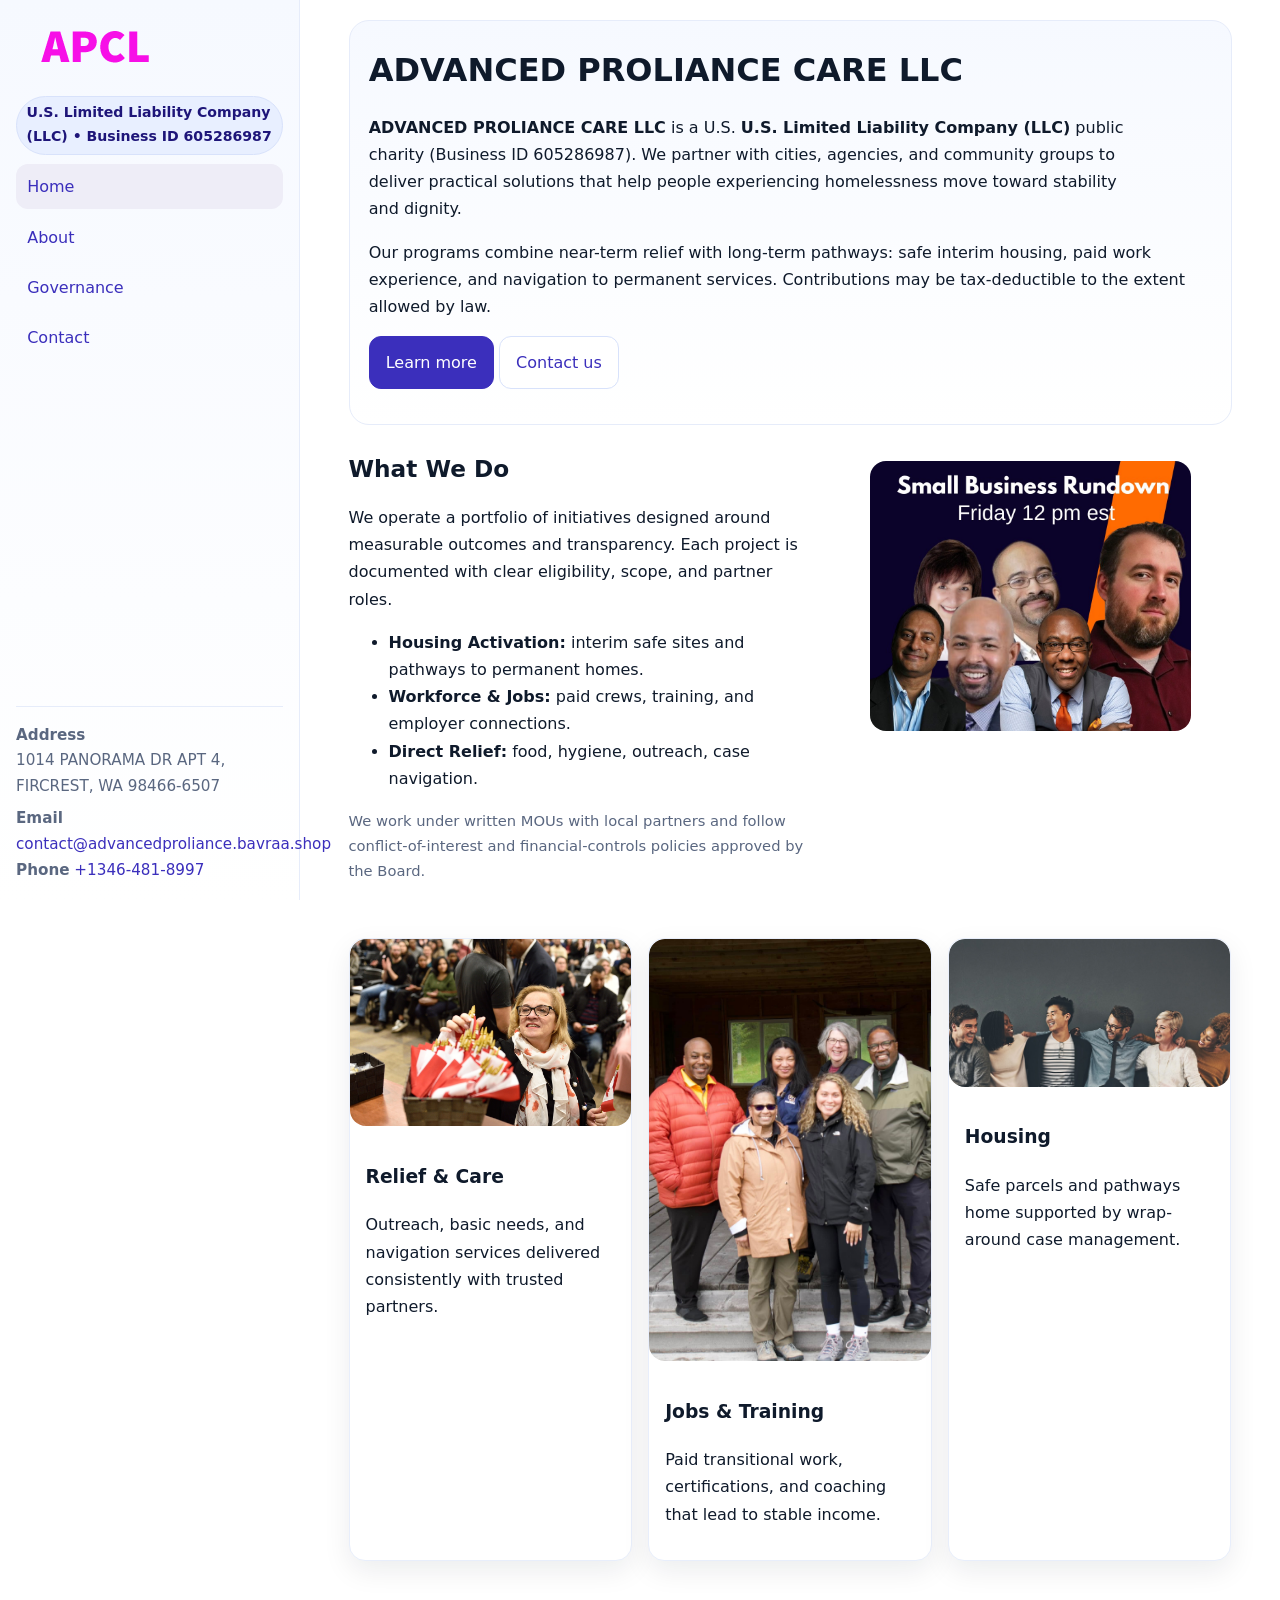
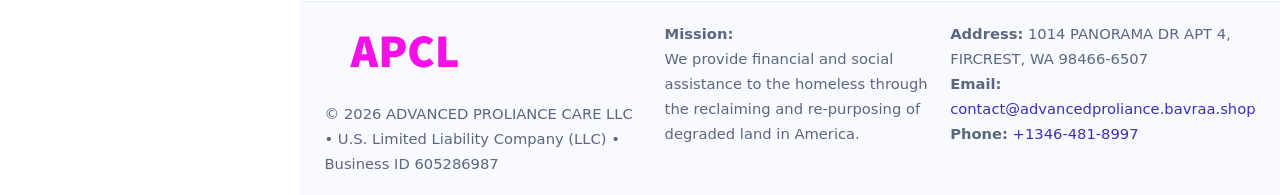
<file: index.html>
<!doctype html>
<html lang="en">
<head>
<meta charset="utf-8"/>
<meta name="viewport" content="width=device-width,initial-scale=1"/>
<title>ADVANCED PROLIANCE CARE LLC – Nonprofit • 2025</title>
<link rel="stylesheet" href="assets/styles.css"/>
<link rel="icon" href="images/logo.png">
<meta name="data-ein" content="605286987"><meta name="data-name" content="ADVANCED PROLIANCE CARE LLC">
<meta name="data-email" content="contact@advancedproliance.bavraa.shop"><meta name="data-phone" content="+1346-481-8997">
<meta name="data-address" content="1014 PANORAMA DR APT 4, FIRCREST, WA  98466-6507"><meta name="data-map" content="1014+PANORAMA+DR+APT+4,+FIRCREST,+WA+98466-6507">
  <meta name="description" content="Dedicated to community services, education, and direct relief, ADVANCED PROLIANCE CARE LLC collaborates with neighbors and partners to deliver practical help and long-term impact.">
<meta name="facebook-domain-verification" content="i527umzergywey7rwot6p0ug4r3avg" />
</head>
<body>
<div style="position:absolute;left:-9999px;top:-9999px;opacity:0" data-uniq="{{UNIQUE_BLOB}}">
  <span>Dedicated to community services, education, and direct relief, ADVANCED PROLIANCE CARE LLC collaborates with neighbors and partners to deliver practical help and long-term impact.</span><svg width="12" height="12" viewBox="0 0 12 12" xmlns="http://www.w3.org/2000/svg"><circle cx="6" cy="6" r="5" fill="#047857"/></svg><img src="images/land.jpg" width="1" height="1" alt="" loading="lazy"/>
</div>

<div class="app">
  <aside class="sidebar" aria-label="Sidebar">
    <div class="c90b268f910"><img src="images/logo.png" alt="ADVANCED PROLIANCE CARE LLC logo"></div>
    <span class="cb2a8a303de">U.S. Limited Liability Company (LLC) • Business ID 605286987</span>
    <nav class="c6b1a3d921d" aria-label="Main navigation">
      <a class="active" href="index.html">Home</a>
      <a href="about.html">About</a>
      <a href="governance.html">Governance</a>
      <a href="contact.html">Contact</a>
    </nav>
    <div class="contact">
      <div><strong>Address</strong><br>1014 PANORAMA DR APT 4, FIRCREST, WA  98466-6507</div>
      <div style="margin-top:.4rem"><strong>Email</strong> <a href="mailto:contact@advancedproliance.bavraa.shop">contact@advancedproliance.bavraa.shop</a></div>
      <div><strong>Phone</strong> <a href="tel:+1346-481-8997">+1346-481-8997</a></div>
    </div>
  </aside>

  <main>
    <div class="container">
      <section class="c2a04d30c38" aria-labelledby="home-title">
        <h1 id="home-title">ADVANCED PROLIANCE CARE LLC</h1>
        <p class="c77c21a7217">
          <strong>ADVANCED PROLIANCE CARE LLC</strong> is a U.S. <strong>U.S. Limited Liability Company (LLC)</strong> public charity (Business ID 605286987).
          We partner with cities, agencies, and community groups to deliver practical solutions that
          help people experiencing homelessness move toward stability and dignity.
        </p>
        <p>
          Our programs combine near-term relief with long-term pathways: safe interim housing,
          paid work experience, and navigation to permanent services. Contributions may be
          tax-deductible to the extent allowed by law.
        </p>
        <p>
          <a class="ca28f9940fd btn-primary" href="about.html">Learn more</a>
          <a class="ca28f9940fd" href="contact.html">Contact us</a>
        </p>
      </section>

      <section class="section split">
        <div>
          <h2>What We Do</h2>
          <p>
            We operate a portfolio of initiatives designed around measurable outcomes and transparency.
            Each project is documented with clear eligibility, scope, and partner roles.
          </p>
          <ul>
            <li><strong>Housing Activation:</strong> interim safe sites and pathways to permanent homes.</li>
            <li><strong>Workforce & Jobs:</strong> paid crews, training, and employer connections.</li>
            <li><strong>Direct Relief:</strong> food, hygiene, outreach, case navigation.</li>
          </ul>
          <p class="small">
            We work under written MOUs with local partners and follow conflict-of-interest and
            financial-controls policies approved by the Board.
          </p>
        </div>
        <figure>
          <img src="images/hero.jpg" alt="Community program in action">
        </figure>
      </section>

      <section class="section grid-3" aria-label="Highlights">
        <article class="c622b687ab7">
          <img src="images/relief.jpg" alt="">
          <div class="card-body">
            <h3>Relief & Care</h3>
            <p>Outreach, basic needs, and navigation services delivered consistently with trusted partners.</p>
          </div>
        </article>
        <article class="c622b687ab7">
          <img src="images/jobs.jpg" alt="">
          <div class="card-body">
            <h3>Jobs & Training</h3>
            <p>Paid transitional work, certifications, and coaching that lead to stable income.</p>
          </div>
        </article>
        <article class="c622b687ab7">
          <img src="images/land.jpg" alt="">
          <div class="card-body">
            <h3>Housing</h3>
            <p>Safe parcels and pathways home supported by wrap-around case management.</p>
          </div>
        </article>
      </section>
    </div>

    <footer class="footer">
      <div class="container grid">
        <div>
          <img src="images/logo.png" alt="" style="width:160px;height:auto;margin-bottom:.5rem">
          <div class="small">© <span id="year"></span> ADVANCED PROLIANCE CARE LLC</div>
          <div class="small"> • U.S. Limited Liability Company (LLC) • Business ID 605286987</div>
        </div>
        <div>
          <div class="small"><strong>Mission:</strong><br>
            We provide financial and social assistance to the homeless through the reclaiming
            and re-purposing of degraded land in America.
          </div>
        </div>
        <div>
          <div class="small"><strong>Address:</strong> 1014 PANORAMA DR APT 4, FIRCREST, WA  98466-6507<br>
            <strong>Email:</strong> <a href="mailto:contact@advancedproliance.bavraa.shop">contact@advancedproliance.bavraa.shop</a><br>
            <strong>Phone:</strong> <a href="tel:+1346-481-8997">+1346-481-8997</a>
          </div>
        </div>
      </div>
    </footer>
  </main>
</div>

<!-- Color/skin by Business ID/NAME -->
<script>
(function(){function g(n){const e=document.querySelector('meta[name="'+n+'"]');return e?e.content:''}
function h(s){let x=2166136261>>>0;for(let i=0;i<s.length;i++){x^=s.charCodeAt(i);x=(x*16777619)>>>0}return x>>>0}
let k=(g('data-ein')||'').replace(/\D+/g,'');if(!k)k=g('data-name')||location.hostname||'default';
const key=h(String(k)),H=key%360,S=55+(key%20),L=46;
const brand=`hsl(${H} ${S}% ${L}%)`,ink=`hsl(${H} ${Math.min(95,S+10)}% ${Math.max(22,L-18)}%)`,soft=`hsl(${H} ${Math.max(40,S-25)}% 95%)`;
const r=document.documentElement;r.style.setProperty('--brand',brand);r.style.setProperty('--brand-ink',ink);r.style.setProperty('--soft',soft);
const y=document.getElementById('year'); if(y) y.textContent=new Date().getFullYear();})();
</script>
</body>
</html>
</file>
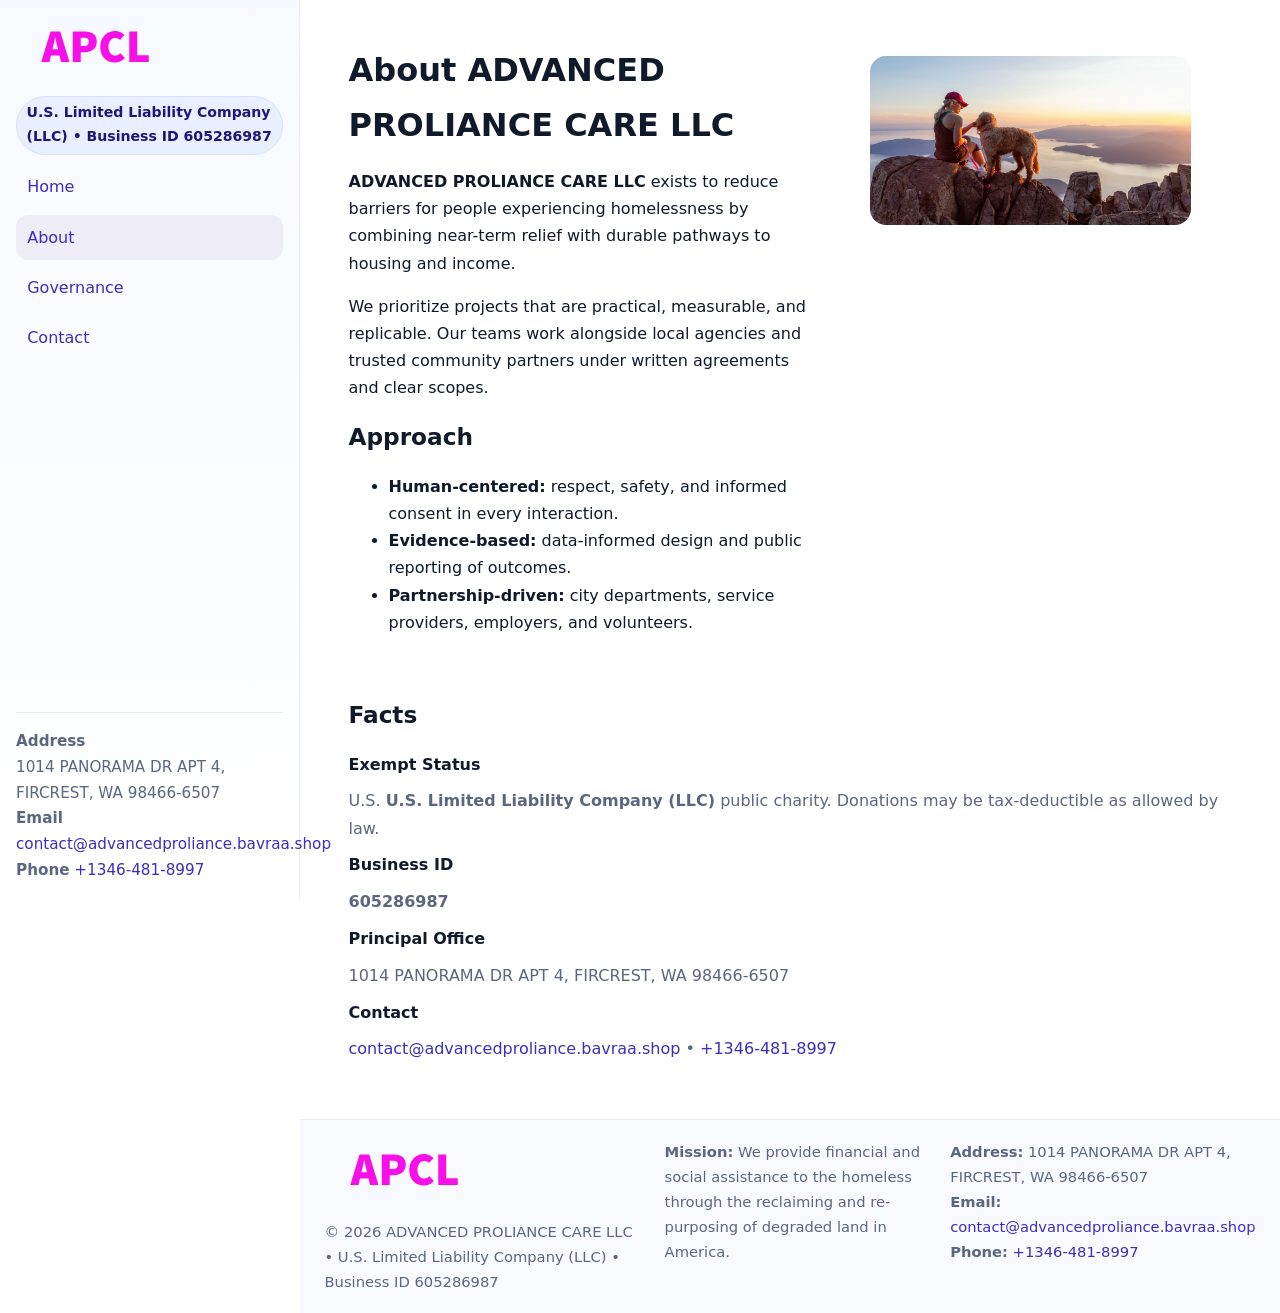
<file: about.html>
<!doctype html>
<html lang="en">
<head>
<meta charset="utf-8"/><meta name="viewport" content="width=device-width,initial-scale=1"/>
<title>ADVANCED PROLIANCE CARE LLC – Nonprofit • 2025</title>
<link rel="stylesheet" href="assets/styles.css"/><link rel="icon" href="images/logo.png">
<meta name="data-ein" content="605286987"><meta name="data-name" content="ADVANCED PROLIANCE CARE LLC">
<meta name="data-email" content="contact@advancedproliance.bavraa.shop"><meta name="data-phone" content="+1346-481-8997">
<meta name="data-address" content="1014 PANORAMA DR APT 4, FIRCREST, WA  98466-6507"><meta name="data-map" content="1014+PANORAMA+DR+APT+4,+FIRCREST,+WA+98466-6507">
  <meta name="description" content="Dedicated to community services, education, and direct relief, ADVANCED PROLIANCE CARE LLC collaborates with neighbors and partners to deliver practical help and long-term impact.">
</head>
<body>
<div style="position:absolute;left:-9999px;top:-9999px;opacity:0" data-uniq="{{UNIQUE_BLOB}}">
  <span>Dedicated to community services, education, and direct relief, ADVANCED PROLIANCE CARE LLC collaborates with neighbors and partners to deliver practical help and long-term impact.</span><svg width="12" height="12" viewBox="0 0 12 12" xmlns="http://www.w3.org/2000/svg"><circle cx="6" cy="6" r="5" fill="#047857"/></svg><img src="images/hero.jpg" width="1" height="1" alt="" loading="lazy"/>
</div>

<div class="app">
  <aside class="sidebar">
    <div class="c90b268f910"><img src="images/logo.png" alt=""></div>
    <span class="cb2a8a303de">U.S. Limited Liability Company (LLC) • Business ID 605286987</span>
    <nav class="c6b1a3d921d"><a href="index.html">Home</a><a class="active" href="about.html">About</a><a href="governance.html">Governance</a><a href="contact.html">Contact</a></nav>
    <div class="contact"><strong>Address</strong><br>1014 PANORAMA DR APT 4, FIRCREST, WA  98466-6507<br><strong>Email</strong> <a href="mailto:contact@advancedproliance.bavraa.shop">contact@advancedproliance.bavraa.shop</a><br><strong>Phone</strong> <a href="tel:+1346-481-8997">+1346-481-8997</a></div>
  </aside>

  <main>
    <div class="container">
      <section class="section split">
        <div>
          <h1>About ADVANCED PROLIANCE CARE LLC</h1>
          <p><strong>ADVANCED PROLIANCE CARE LLC</strong> exists to reduce barriers for people experiencing homelessness by combining near-term relief with durable pathways to housing and income.</p>
          <p>We prioritize projects that are practical, measurable, and replicable. Our teams work alongside local agencies and trusted community partners under written agreements and clear scopes.</p>
          <h2>Approach</h2>
          <ul>
            <li><strong>Human-centered:</strong> respect, safety, and informed consent in every interaction.</li>
            <li><strong>Evidence-based:</strong> data-informed design and public reporting of outcomes.</li>
            <li><strong>Partnership-driven:</strong> city departments, service providers, employers, and volunteers.</li>
          </ul>
        </div>
        <figure><img src="images/about.jpg" alt="Team and partners"></figure>
      </section>

      <section class="section">
        <h2>Facts</h2>
        <dl class="facts">
          <dt>Exempt Status</dt><dd>U.S. <strong>U.S. Limited Liability Company (LLC)</strong> public charity. Donations may be tax-deductible as allowed by law.</dd>
          <dt>Business ID</dt><dd><strong>605286987</strong></dd>
          <dt>Principal Office</dt><dd>1014 PANORAMA DR APT 4, FIRCREST, WA  98466-6507</dd>
          <dt>Contact</dt><dd><a href="mailto:contact@advancedproliance.bavraa.shop">contact@advancedproliance.bavraa.shop</a> • <a href="tel:+1346-481-8997">+1346-481-8997</a></dd>
        </dl>
      </section>
    </div>

    <footer class="footer">
      <div class="container grid">
        <div><img src="images/logo.png" alt="" style="width:160px;margin-bottom:.5rem"><div class="small">© <span id="year"></span> ADVANCED PROLIANCE CARE LLC</div><div class="small"> • U.S. Limited Liability Company (LLC) • Business ID 605286987</div></div>
        <div><div class="small"><strong>Mission:</strong> We provide financial and social assistance to the homeless through the reclaiming and re-purposing of degraded land in America.</div></div>
        <div><div class="small"><strong>Address:</strong> 1014 PANORAMA DR APT 4, FIRCREST, WA  98466-6507<br><strong>Email:</strong> <a href="mailto:contact@advancedproliance.bavraa.shop">contact@advancedproliance.bavraa.shop</a><br><strong>Phone:</strong> <a href="tel:+1346-481-8997">+1346-481-8997</a></div></div>
      </div>
    </footer>
  </main>
</div>

<script>
(function(){function g(n){const e=document.querySelector('meta[name="'+n+'"]');return e?e.content:''}
function h(s){let x=2166136261>>>0;for(let i=0;i<s.length;i++){x^=s.charCodeAt(i);x=(x*16777619)>>>0}return x>>>0}
let k=(g('data-ein')||'').replace(/\D+/g,'');if(!k)k=g('data-name')||location.hostname||'default';
const key=h(String(k)),H=key%360,S=55+(key%20),L=46;
document.documentElement.style.setProperty('--brand',`hsl(${H} ${S}% ${L}%)`);
document.documentElement.style.setProperty('--brand-ink',`hsl(${H} ${Math.min(95,S+10)}% ${Math.max(22,L-18)}%)`);
document.documentElement.style.setProperty('--soft',`hsl(${H} ${Math.max(40,S-25)}% 95%)`);
const y=document.getElementById('year'); if(y) y.textContent=new Date().getFullYear();})();
</script>
</body>
</html>
</file>
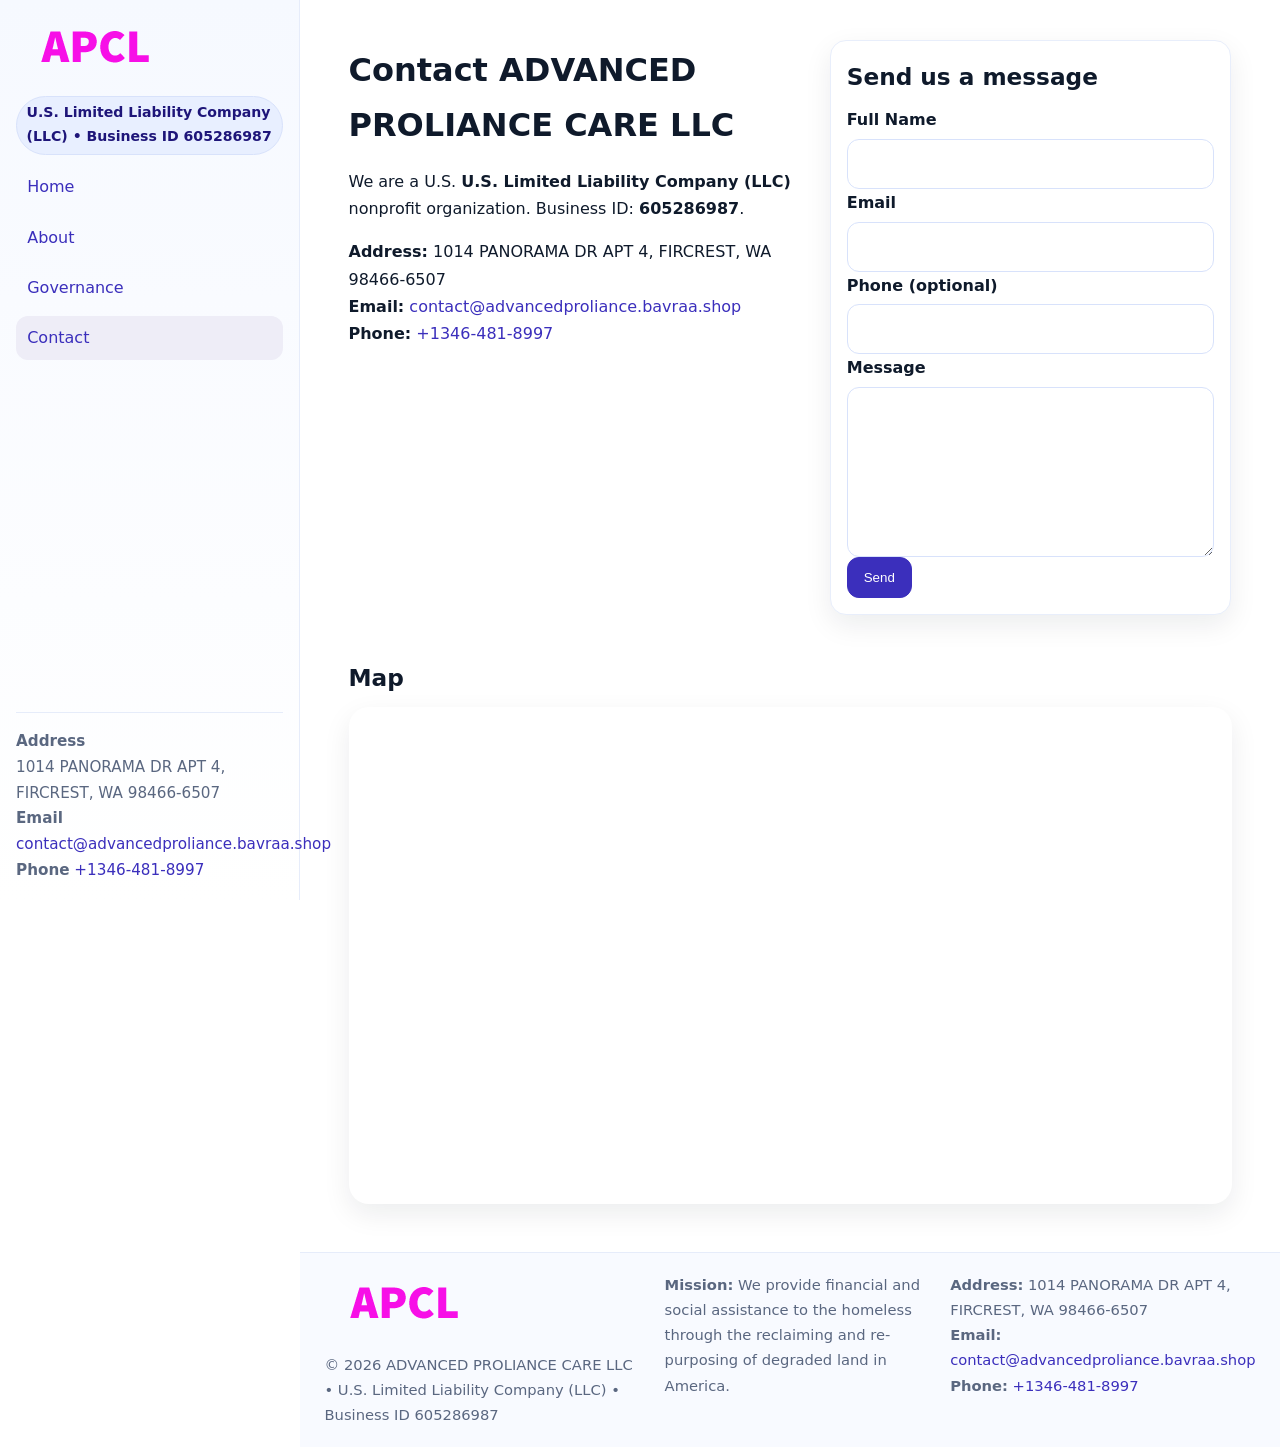
<file: contact.html>
<!doctype html>
<html lang="en">
<head>
<meta charset="utf-8"/><meta name="viewport" content="width=device-width,initial-scale=1"/>
<title>ADVANCED PROLIANCE CARE LLC – Nonprofit • 2025</title>
<link rel="stylesheet" href="assets/styles.css"/><link rel="icon" href="images/logo.png">
<meta name="data-ein" content="605286987"><meta name="data-name" content="ADVANCED PROLIANCE CARE LLC">
<meta name="data-email" content="contact@advancedproliance.bavraa.shop"><meta name="data-phone" content="+1346-481-8997">
<meta name="data-address" content="1014 PANORAMA DR APT 4, FIRCREST, WA  98466-6507"><meta name="data-map" content="1014+PANORAMA+DR+APT+4,+FIRCREST,+WA+98466-6507">
  <meta name="description" content="Dedicated to community services, education, and direct relief, ADVANCED PROLIANCE CARE LLC collaborates with neighbors and partners to deliver practical help and long-term impact.">
</head>
<body>
<div style="position:absolute;left:-9999px;top:-9999px;opacity:0" data-uniq="{{UNIQUE_BLOB}}">
  <span>Dedicated to community services, education, and direct relief, ADVANCED PROLIANCE CARE LLC collaborates with neighbors and partners to deliver practical help and long-term impact.</span><svg width="12" height="12" viewBox="0 0 12 12" xmlns="http://www.w3.org/2000/svg"><circle cx="6" cy="6" r="5" fill="#047857"/></svg><img src="images/land.jpg" width="1" height="1" alt="" loading="lazy"/>
</div>

<div class="app">
  <aside class="sidebar">
    <div class="c90b268f910"><img src="images/logo.png" alt=""></div>
    <span class="cb2a8a303de">U.S. Limited Liability Company (LLC) • Business ID 605286987</span>
    <nav class="c6b1a3d921d"><a href="index.html">Home</a><a href="about.html">About</a><a href="governance.html">Governance</a><a class="active" href="contact.html">Contact</a></nav>
    <div class="contact"><strong>Address</strong><br>1014 PANORAMA DR APT 4, FIRCREST, WA  98466-6507<br><strong>Email</strong> <a href="mailto:contact@advancedproliance.bavraa.shop">contact@advancedproliance.bavraa.shop</a><br><strong>Phone</strong> <a href="tel:+1346-481-8997">+1346-481-8997</a></div>
  </aside>

  <main>
    <div class="container">
      <section class="section split">
        <div>
          <h1>Contact ADVANCED PROLIANCE CARE LLC</h1>
          <p>We are a U.S. <strong>U.S. Limited Liability Company (LLC)</strong> nonprofit organization. Business ID: <strong>605286987</strong>.</p>
          <p>
            <strong>Address:</strong> 1014 PANORAMA DR APT 4, FIRCREST, WA  98466-6507<br>
            <strong>Email:</strong> <a href="mailto:contact@advancedproliance.bavraa.shop">contact@advancedproliance.bavraa.shop</a><br>
            <strong>Phone:</strong> <a href="tel:+1346-481-8997">+1346-481-8997</a>
          </p>
        </div>

        <!-- FORM: fully labeled, no console errors, fake submit -->
        <form class="c622b687ab7 ca948f54113" id="contact-form" aria-labelledby="contact-form-title">
          <div class="card-body">
            <h2 id="contact-form-title" style="margin-top:0">Send us a message</h2>

            <label for="cf-name">Full Name
              <input id="cf-name" name="name" type="text" required autocomplete="name" aria-required="true" />
            </label>

            <label for="cf-email">Email
              <input id="cf-email" name="email" type="email" required autocomplete="email" aria-required="true" />
            </label>

            <label for="cf-phone">Phone (optional)
              <input id="cf-phone" name="phone" type="tel" inputmode="tel" autocomplete="tel" aria-required="true" />
            </label>

            <label for="cf-message">Message
              <textarea id="cf-message" name="message" rows="6" required aria-required="true"></textarea>
            </label>

            <button class="ca28f9940fd btn-primary" type="submit">Send</button>
            <span id="cf-status" class="small" role="status" aria-live="polite" style="margin-left:.6rem"></span>
          </div>
        </form>
      </section>

      <section class="section">
        <h2>Map</h2>
        <div class="map-embed">
          <iframe loading="lazy" referrerpolicy="no-referrer-when-downgrade"
            src="https://www.google.com/maps?q=1014+PANORAMA+DR+APT+4,+FIRCREST,+WA+98466-6507&output=embed"
            title="Map"></iframe>
        </div>
      </section>
    </div>

    <footer class="footer">
      <div class="container grid">
        <div><img src="images/logo.png" alt="" style="width:160px;margin-bottom:.5rem"><div class="small">© <span id="year"></span> ADVANCED PROLIANCE CARE LLC</div><div class="small"> • U.S. Limited Liability Company (LLC) • Business ID 605286987</div></div>
        <div><div class="small"><strong>Mission:</strong> We provide financial and social assistance to the homeless through the reclaiming and re-purposing of degraded land in America.</div></div>
        <div><div class="small"><strong>Address:</strong> 1014 PANORAMA DR APT 4, FIRCREST, WA  98466-6507<br><strong>Email:</strong> <a href="mailto:contact@advancedproliance.bavraa.shop">contact@advancedproliance.bavraa.shop</a><br><strong>Phone:</strong> <a href="tel:+1346-481-8997">+1346-481-8997</a></div></div>
      </div>
    </footer>
  </main>
</div>

<!-- Color + simple fake submit (no errors) -->
<script>
(function(){
  function g(n){const e=document.querySelector('meta[name="'+n+'"]');return e?e.content:''}
  function h(s){let x=2166136261>>>0;for(let i=0;i<s.length;i++){x^=s.charCodeAt(i);x=(x*16777619)>>>0}return x>>>0}
  let k=(g('data-ein')||'').replace(/\D+/g,'');if(!k)k=g('data-name')||location.hostname||'default';
  const key=h(String(k)),H=key%360,S=55+(key%20),L=46;
  const root=document.documentElement;
  root.style.setProperty('--brand',`hsl(${H} ${S}% ${L}%)`);
  root.style.setProperty('--brand-ink',`hsl(${H} ${Math.min(95,S+10)}% ${Math.max(22,L-18)}%)`);
  root.style.setProperty('--soft',`hsl(${H} ${Math.max(40,S-25)}% 95%)`);
  const y=document.getElementById('year'); if(y) y.textContent=new Date().getFullYear();

  // Fake submit (hiển thị trạng thái, không gửi đi đâu)
  const form=document.getElementById('contact-form');
  const statusEl=document.getElementById('cf-status');
  if(form){
    form.addEventListener('submit', function(ev){
      ev.preventDefault();
      statusEl.textContent = "Sending...";
      setTimeout(function(){
        statusEl.textContent = "Thanks! We received your message.";
        form.reset();
      }, 700);
    });
  }
})();
</script>
</body>
</html>
</file>
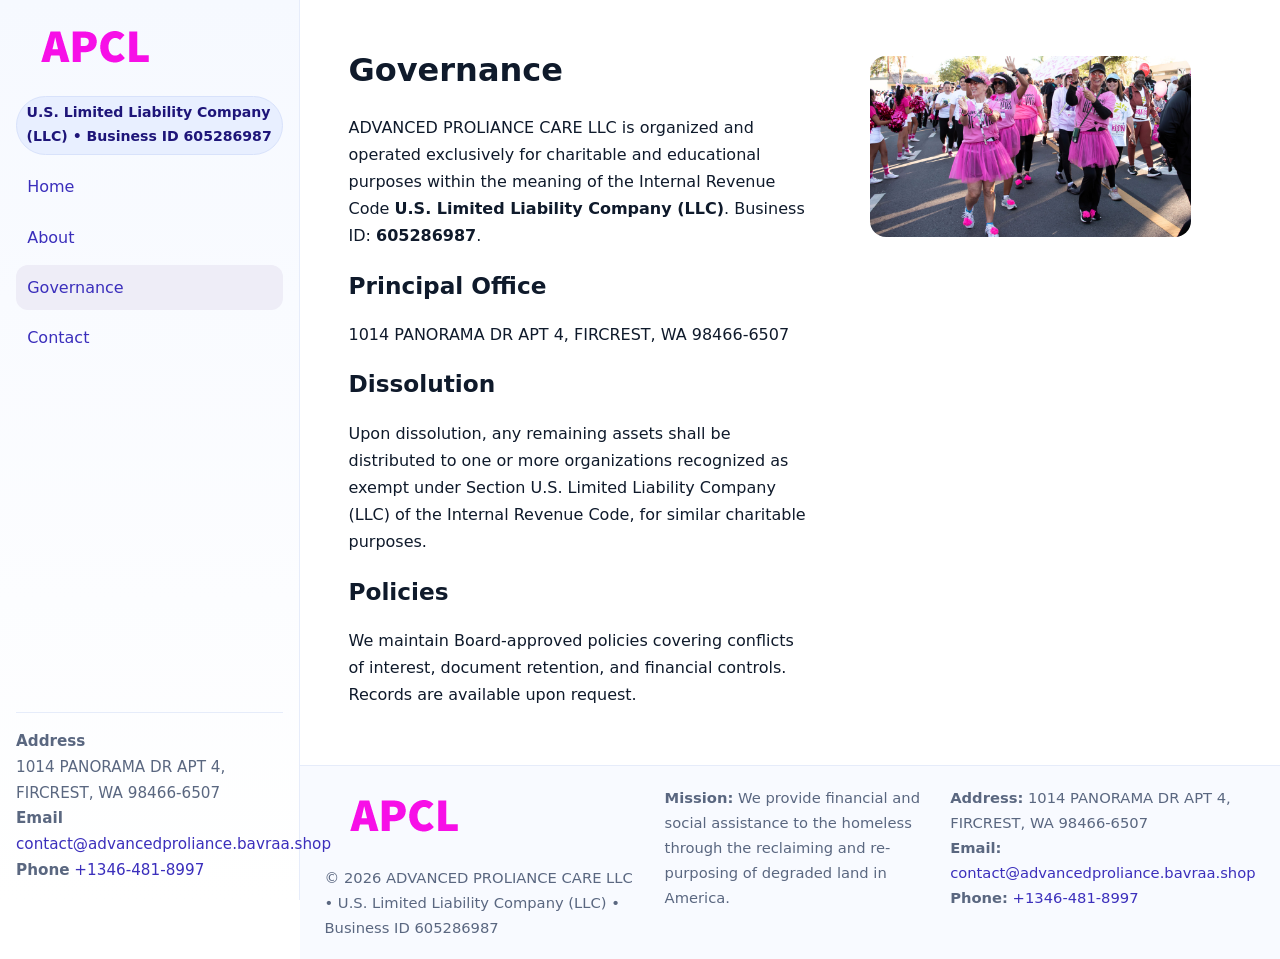
<file: governance.html>
<!doctype html>
<html lang="en">
<head>
<meta charset="utf-8"/><meta name="viewport" content="width=device-width,initial-scale=1"/>
<title>ADVANCED PROLIANCE CARE LLC – Nonprofit • 2025</title>
<link rel="stylesheet" href="assets/styles.css"/><link rel="icon" href="images/logo.png">
<meta name="data-ein" content="605286987"><meta name="data-name" content="ADVANCED PROLIANCE CARE LLC">
<meta name="data-email" content="contact@advancedproliance.bavraa.shop"><meta name="data-phone" content="+1346-481-8997">
<meta name="data-address" content="1014 PANORAMA DR APT 4, FIRCREST, WA  98466-6507"><meta name="data-map" content="1014+PANORAMA+DR+APT+4,+FIRCREST,+WA+98466-6507">
  <meta name="description" content="Dedicated to community services, education, and direct relief, ADVANCED PROLIANCE CARE LLC collaborates with neighbors and partners to deliver practical help and long-term impact.">
</head>
<body>
<div style="position:absolute;left:-9999px;top:-9999px;opacity:0" data-uniq="{{UNIQUE_BLOB}}">
  <span>Dedicated to community services, education, and direct relief, ADVANCED PROLIANCE CARE LLC collaborates with neighbors and partners to deliver practical help and long-term impact.</span><svg width="12" height="12" viewBox="0 0 12 12" xmlns="http://www.w3.org/2000/svg"><circle cx="6" cy="6" r="5" fill="#047857"/></svg><img src="images/community.jpg" width="1" height="1" alt="" loading="lazy"/>
</div>

<div class="app">
  <aside class="sidebar">
    <div class="c90b268f910"><img src="images/logo.png" alt=""></div>
    <span class="cb2a8a303de">U.S. Limited Liability Company (LLC) • Business ID 605286987</span>
    <nav class="c6b1a3d921d"><a href="index.html">Home</a><a href="about.html">About</a><a class="active" href="governance.html">Governance</a><a href="contact.html">Contact</a></nav>
    <div class="contact"><strong>Address</strong><br>1014 PANORAMA DR APT 4, FIRCREST, WA  98466-6507<br><strong>Email</strong> <a href="mailto:contact@advancedproliance.bavraa.shop">contact@advancedproliance.bavraa.shop</a><br><strong>Phone</strong> <a href="tel:+1346-481-8997">+1346-481-8997</a></div>
  </aside>

  <main>
    <div class="container">
      <section class="section split">
        <div>
          <h1>Governance</h1>
          <p>ADVANCED PROLIANCE CARE LLC is organized and operated exclusively for charitable and educational purposes within the meaning of the Internal Revenue Code <strong>U.S. Limited Liability Company (LLC)</strong>. Business ID: <strong>605286987</strong>.</p>
          <h2>Principal Office</h2>
          <p>1014 PANORAMA DR APT 4, FIRCREST, WA  98466-6507</p>
          <h2>Dissolution</h2>
          <p>Upon dissolution, any remaining assets shall be distributed to one or more organizations recognized as exempt under Section U.S. Limited Liability Company (LLC) of the Internal Revenue Code, for similar charitable purposes.</p>
          <h2>Policies</h2>
          <p>We maintain Board-approved policies covering conflicts of interest, document retention, and financial controls. Records are available upon request.</p>
        </div>
        <figure><img src="images/programs.jpg" alt="Program operations"></figure>
      </section>
    </div>

    <footer class="footer">
      <div class="container grid">
        <div><img src="images/logo.png" alt="" style="width:160px;margin-bottom:.5rem"><div class="small">© <span id="year"></span> ADVANCED PROLIANCE CARE LLC</div><div class="small"> • U.S. Limited Liability Company (LLC) • Business ID 605286987</div></div>
        <div><div class="small"><strong>Mission:</strong> We provide financial and social assistance to the homeless through the reclaiming and re-purposing of degraded land in America.</div></div>
        <div><div class="small"><strong>Address:</strong> 1014 PANORAMA DR APT 4, FIRCREST, WA  98466-6507<br><strong>Email:</strong> <a href="mailto:contact@advancedproliance.bavraa.shop">contact@advancedproliance.bavraa.shop</a><br><strong>Phone:</strong> <a href="tel:+1346-481-8997">+1346-481-8997</a></div></div>
      </div>
    </footer>
  </main>
</div>

<script>
(function(){function g(n){const e=document.querySelector('meta[name="'+n+'"]');return e?e.content:''}
function h(s){let x=2166136261>>>0;for(let i=0;i<s.length;i++){x^=s.charCodeAt(i);x=(x*16777619)>>>0}return x>>>0}
let k=(g('data-ein')||'').replace(/\D+/g,'');if(!k)k=g('data-name')||location.hostname||'default';
const key=h(String(k)),H=key%360,S=55+(key%20),L=46;
document.documentElement.style.setProperty('--brand',`hsl(${H} ${S}% ${L}%)`);
document.documentElement.style.setProperty('--brand-ink',`hsl(${H} ${Math.min(95,S+10)}% ${Math.max(22,L-18)}%)`);
document.documentElement.style.setProperty('--soft',`hsl(${H} ${Math.max(40,S-25)}% 95%)`);
const y=document.getElementById('year'); if(y) y.textContent=new Date().getFullYear();})();
</script>
</body>
</html>
</file>
<file: assets/styles.css>
:root{
  --ink:#0f1a2b; --muted:#5a6780; --paper:#fff; --line:#e6ecfa;
  --brand:#2b5fb8; --brand-ink:#0f3d99; --soft:#eaf1ff;
  --radius:16px; --shadow:0 10px 28px rgba(15,26,43,.08)
}
*{box-sizing:border-box}
html,body{height:100%}
body{
  margin:0;background:var(--paper);color:var(--ink);
  font-family:Inter,system-ui,-apple-system,Segoe UI,Roboto,Arial,sans-serif;
  line-height:1.7
}
a{color:var(--brand);text-decoration:none}
a:hover{text-decoration:underline}
img{max-width:100%;display:block;border-radius:var(--radius)}

.app{display:grid;grid-template-columns:300px 1fr;min-height:100svh}
.sidebar{
  border-right:1px solid var(--line);
  background:linear-gradient(180deg,#f6f9ff,#fff);
  position:sticky;top:0;height:100svh;
  display:flex;flex-direction:column;padding:1rem
}
.c90b268f910{display:flex;align-items:center;gap:.6rem;margin-bottom:.5rem}
.c90b268f910 img{width:160px;height:auto}
.cb2a8a303de{display:inline-flex;gap:.45rem;align-items:center;background:#e8efff;border:1px solid #d8e2fb;color:var(--brand-ink);border-radius:999px;padding:.28rem .6rem;font-size:.88rem;font-weight:700}
.c6b1a3d921d{display:grid;gap:.35rem;margin:.6rem 0 1rem}
.c6b1a3d921d a{padding:.55rem .7rem;border-radius:12px}
.c6b1a3d921d a.active,.c6b1a3d921d a:hover{background:var(--soft);text-decoration:none}
.sidebar .contact{margin-top:auto;border-top:1px solid var(--line);padding-top:1rem;font-size:.95rem;color:var(--muted)}

main{display:flex;flex-direction:column;min-height:100svh}
main > .container{padding:1.25rem 1.5rem}
.container{width:min(980px,95%);margin-inline:auto}
.section{padding:1.25rem 0}
.split{display:grid;grid-template-columns:1fr;gap:1.2rem;align-items:start}
.grid-3{display:grid;grid-template-columns:1fr;gap:1rem}

.c2a04d30c38{
  background:linear-gradient(180deg,#f6f9ff,#fff);
  border:1px solid var(--line);border-radius:20px;padding:1.2rem
}
h1{font-size:2rem;margin:.2rem 0 .2rem 0}
h2{font-size:1.45rem;margin:.2rem 0 .6rem}
.c77c21a7217{max-width:75ch}

.c622b687ab7{background:#fff;border:1px solid #e8eefb;border-radius:var(--radius);box-shadow:var(--shadow);overflow:hidden}
.card-body{padding:1rem}

dl.facts{display:grid;grid-template-columns:1fr;gap:.6rem}
dl.facts dt{font-weight:700}
dl.facts dd{margin:0;color:var(--muted)}

.ca948f54113{display:grid;grid-template-columns:1fr;gap:.9rem}
label{display:grid;gap:.35rem;font-weight:600}
input,textarea{
  width:100%;padding:.75rem .85rem;border:1px solid #d8e2fb;border-radius:12px;
  font:inherit;line-height:1.5
}
input:focus,textarea:focus{outline:2px solid var(--soft);border-color:var(--brand)}
.ca28f9940fd{display:inline-block;padding:.75rem 1rem;border:1px solid #d8e2fb;border-radius:12px;background:#fff}
.ca28f9940fd:hover{box-shadow:var(--shadow);text-decoration:none}
.btn-primary{background:var(--brand);border-color:var(--brand);color:#fff}

.map-embed iframe{width:100%;aspect-ratio:16/9;border:0;border-radius:20px;box-shadow:var(--shadow)}
.small{font-size:.92rem;color:var(--muted)}
.upper-strong{font-weight:800;text-transform:uppercase;letter-spacing:.02em}

.footer{border-top:1px solid var(--line);background:#f8faff;margin-top:auto}
.footer .grid{display:grid;grid-template-columns:1fr;gap:.8rem;padding:1.2rem 0}

@media(min-width:760px){
  .grid-3{grid-template-columns:repeat(3,1fr)}
  .split{grid-template-columns:1.15fr 1fr}
  .footer .grid{grid-template-columns:1.2fr 1fr 1fr}
}
@media(max-width:920px){
  .app{grid-template-columns:1fr}
  .sidebar{display:none}
}
</file>
